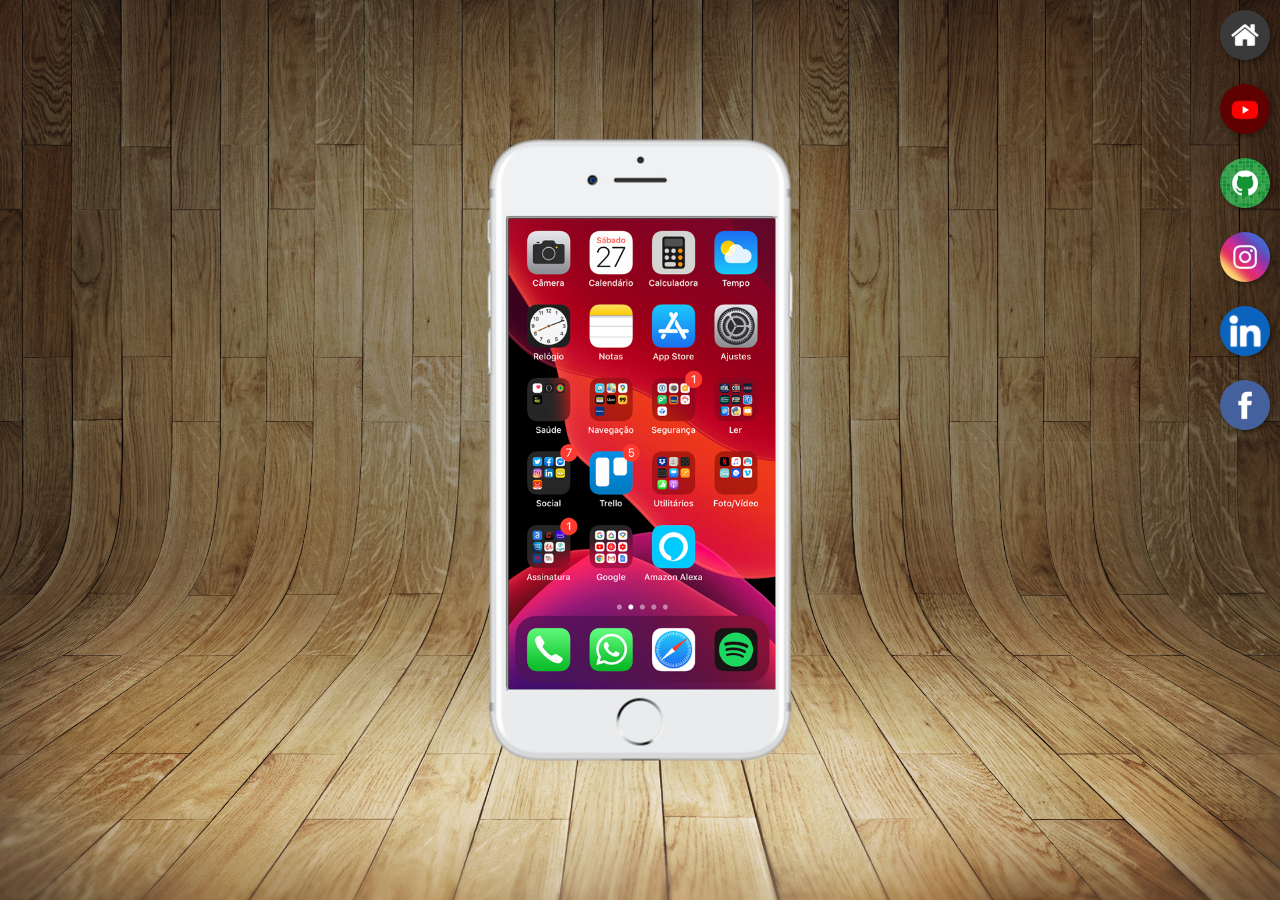
<file: index.html>
<!DOCTYPE html>
<html lang="pt-br">
<head>
    <meta charset="UTF-8">
    <meta name="viewport" content="width=device-width, initial-scale=1.0">
    <link rel="shortcut icon" href="favicon.ico">
    <link rel="stylesheet" href="estilos/style.css">
    <title>Projeto Redes Sociais</title>
</head>
<body>
    <main>
        <section id="telefone">
            <iframe src="home.html" name="tela" id="tela">
                Seu navegador não é compativel com isso.
            </iframe>
        </section>
        <section id="redes-sociais">
            <a href="home.html" target="tela"><img src="imagens/logo-home.jpg" alt="Home"></a><br>
            <a href="youtube.html" target="tela"><img src="imagens/logo-youtube.jpg" alt="Youtube"></a><br>
            <a href="github.html" target="tela"><img src="imagens/logo-github.jpg" alt="Github"></a><br>
            <a href="instagram.html" target="tela"><img src="imagens/logo-instagram.jpg" alt="Instagram"></a><br>
            <a href="linkedin.html" target="tela"><img src="imagens/logo-linkedin.png" alt="Twitter"></a><br>
            <a href="facebook.html" target="tela"><img src="imagens/logo-facebook.jpg" alt=""></a>
        </section>
   </main>
</body>
</html>
</file>
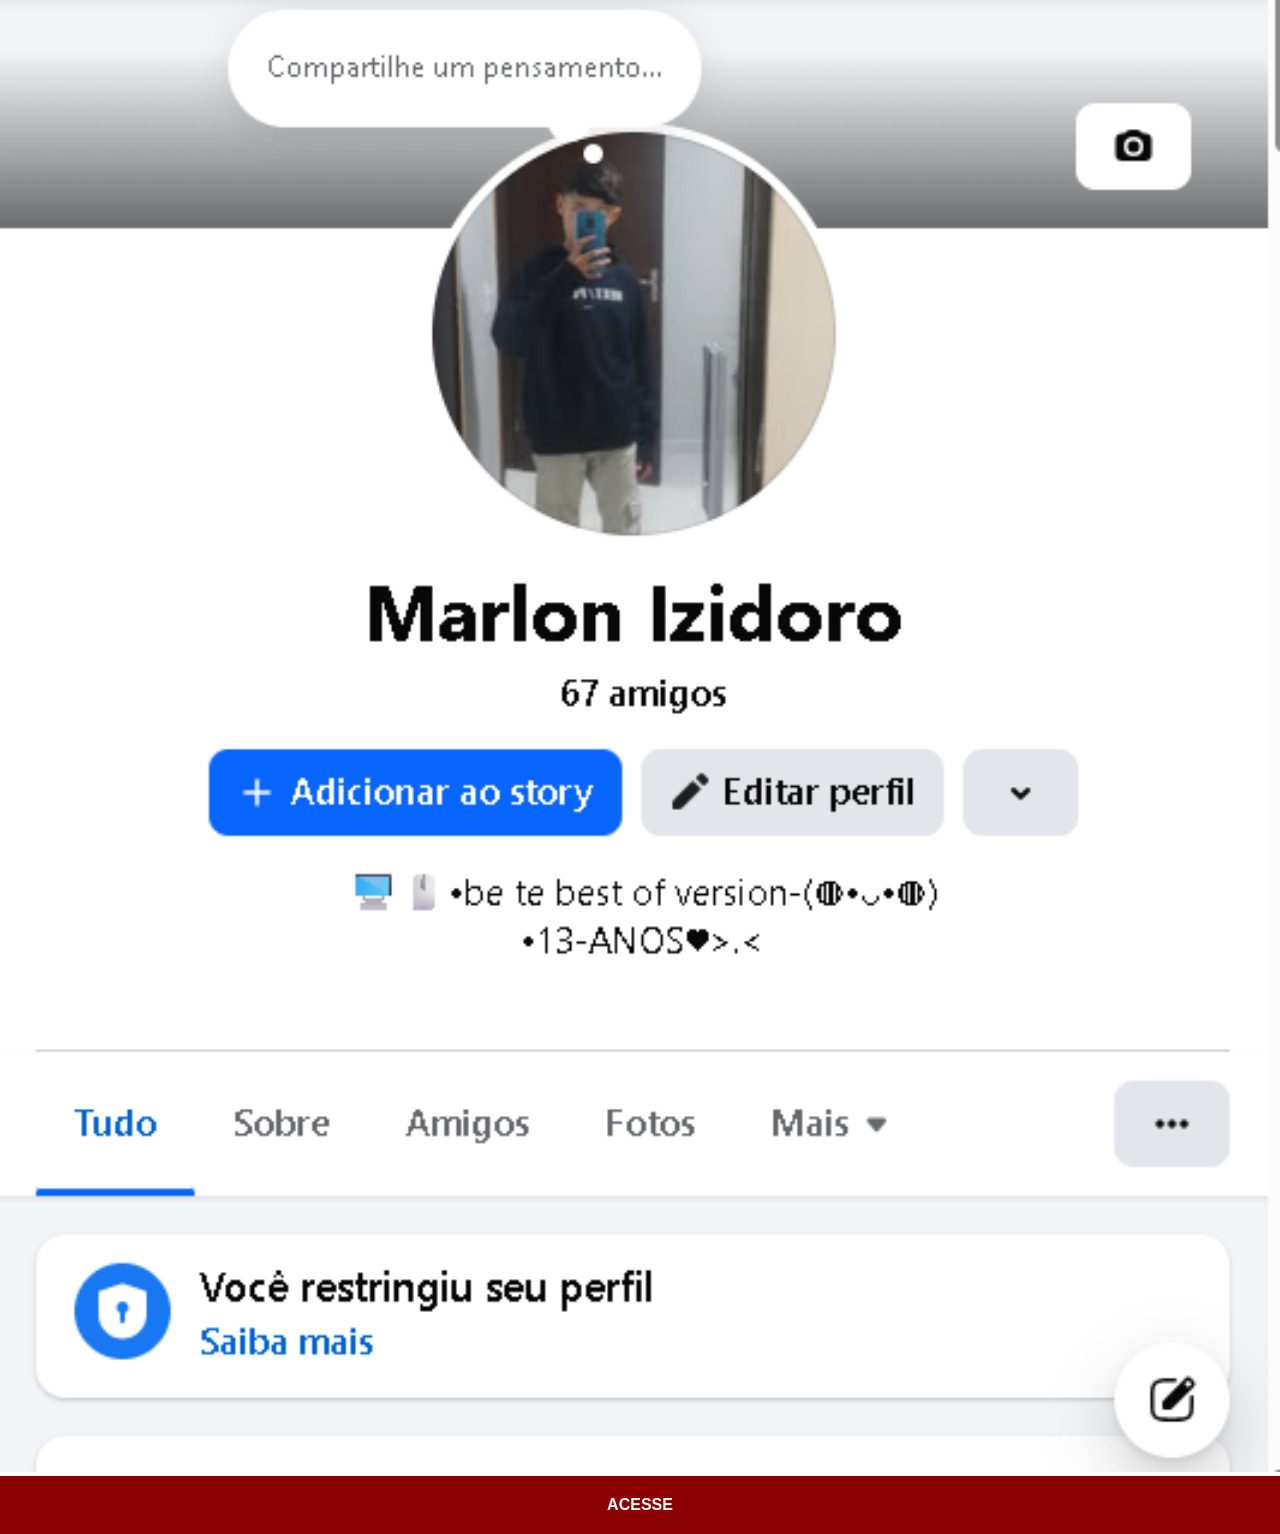
<file: facebook.html>
<!DOCTYPE html>
<html lang="pt-br">
<head>
    <meta charset="UTF-8">
    <meta name="viewport" content="width=device-width, initial-scale=1.0">
    <title>youtube</title>
    <link rel="stylesheet" href="estilos/social.css">
    <style>

    </style>
</head>
<body>
    <img src="imagens/tela-facebook2.png" alt="Youtube">
    <a href="https://www.facebook.com/marlon.izidoro.2025/" target="_blank">ACESSE</a>
</body>
</html>
</file>
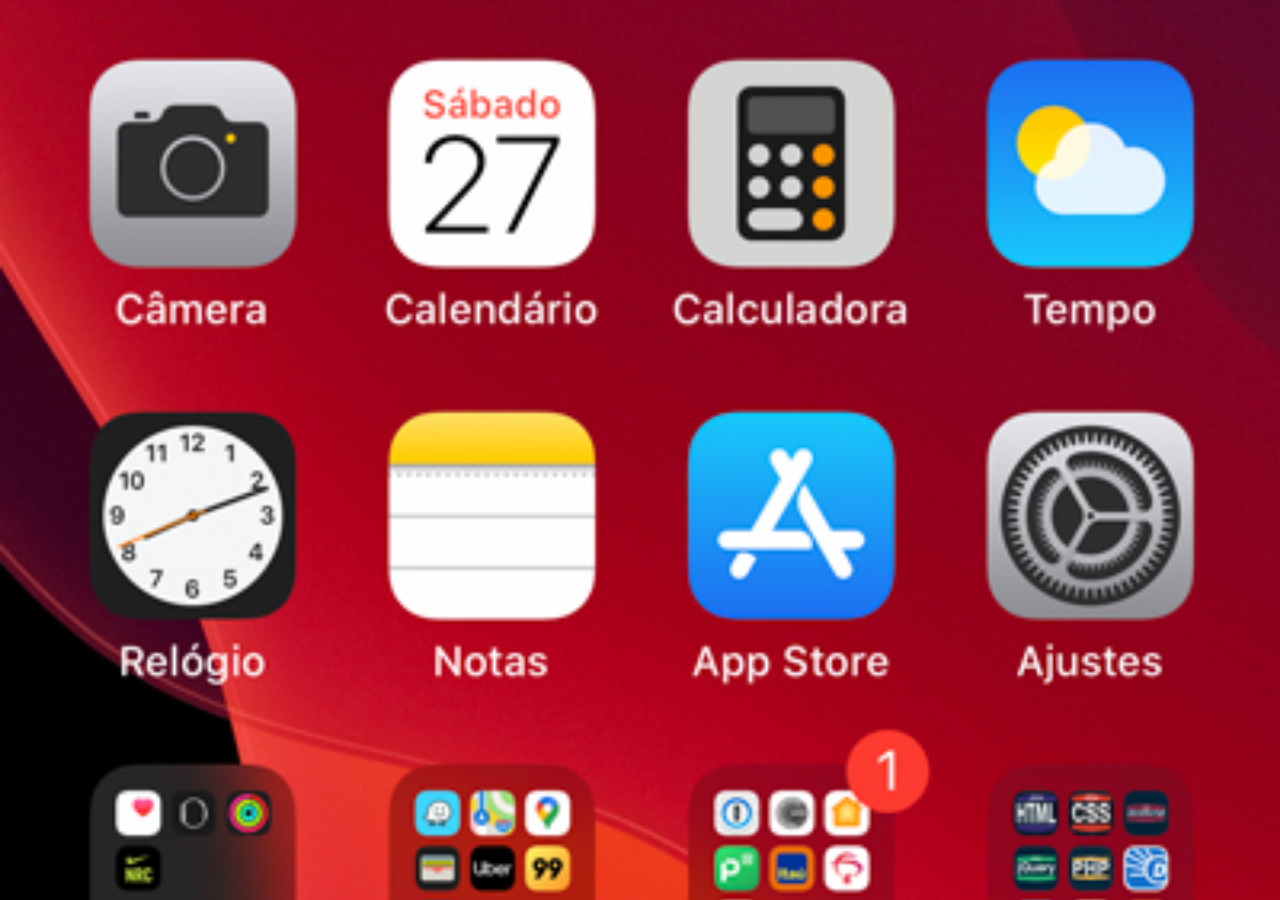
<file: home.html>
<!DOCTYPE html>
<html lang="pt-br">
<head>
    <meta charset="UTF-8">
    <meta name="viewport" content="width=device-width, initial-scale=1.0">
    <title>Home</title>
</head>
<style>
    * {
        margin: 0;
        padding: 0;
    }

    body {
        height: 100vh;
        width: 100vw;
        background: black url('imagens/tela-home.jpg') no-repeat top center;
        background-size: cover;
    }
</style>
<body>
    
</body>
</html>
</file>
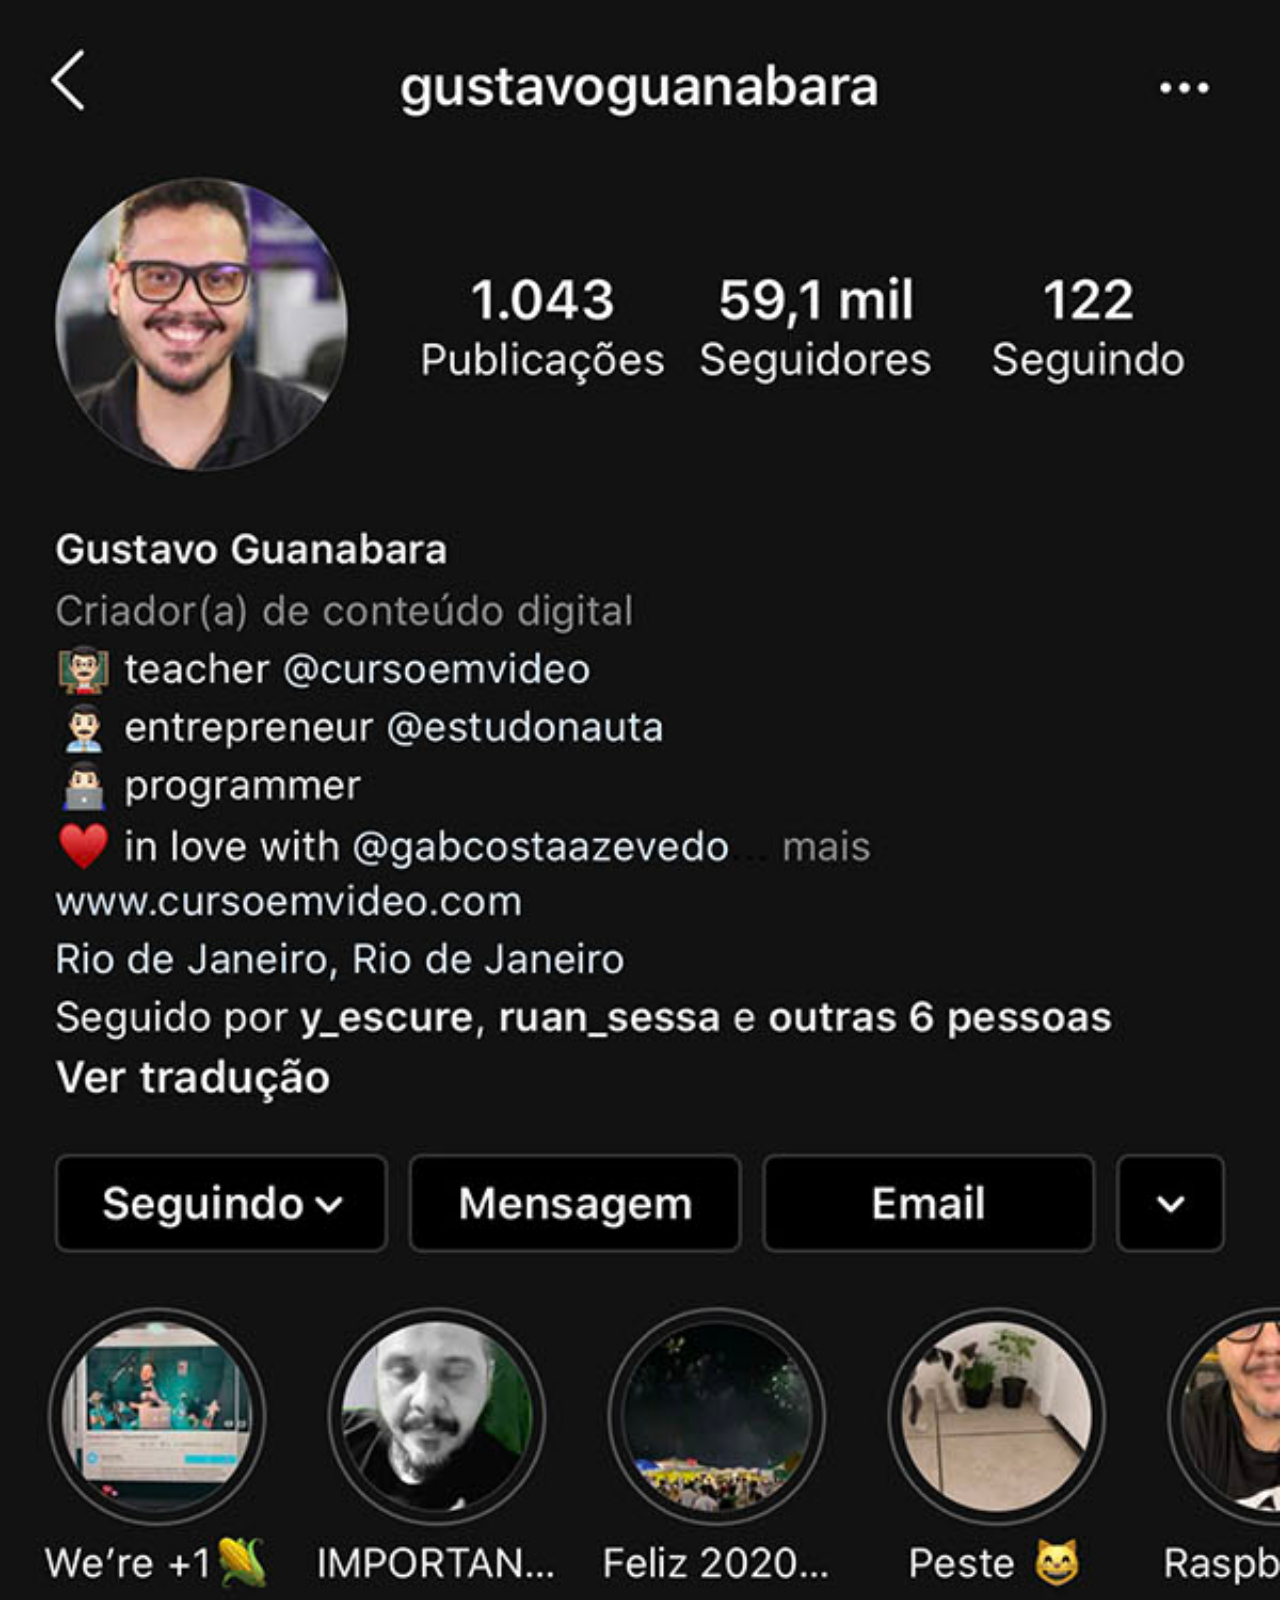
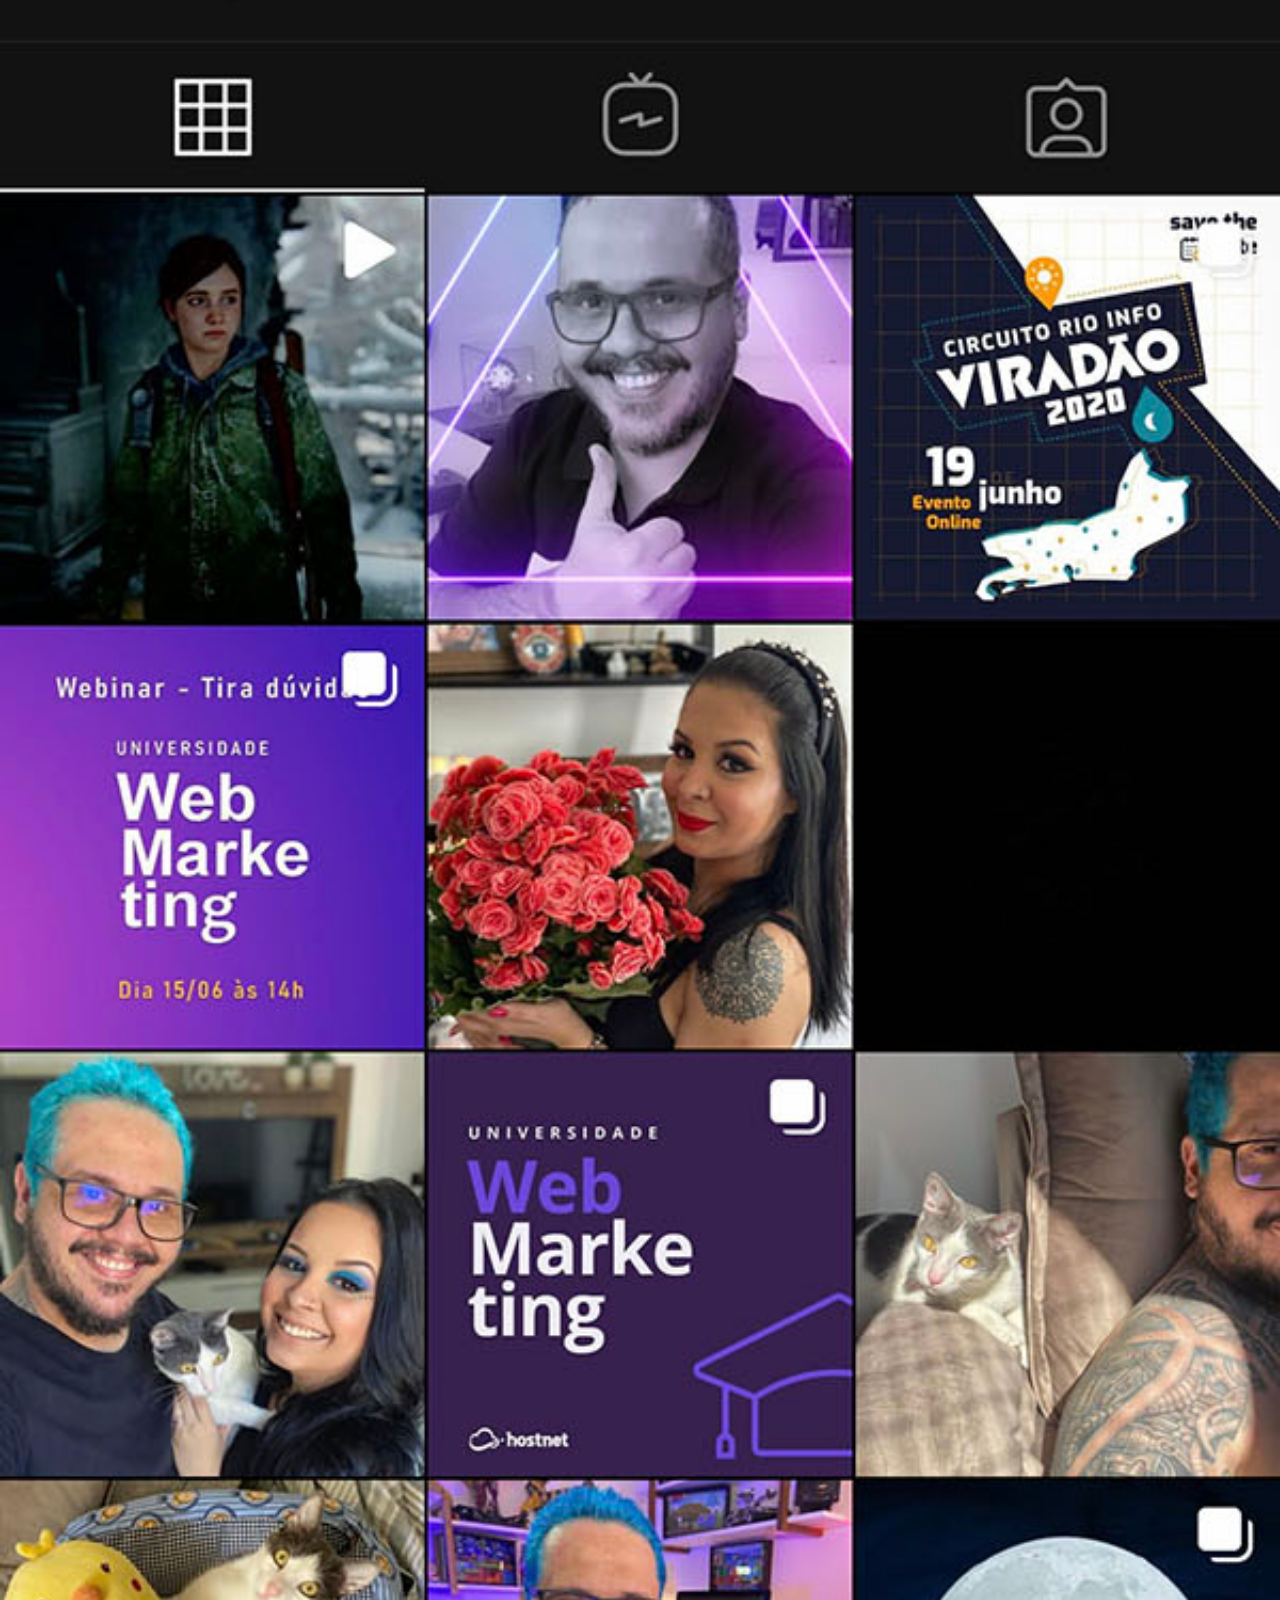
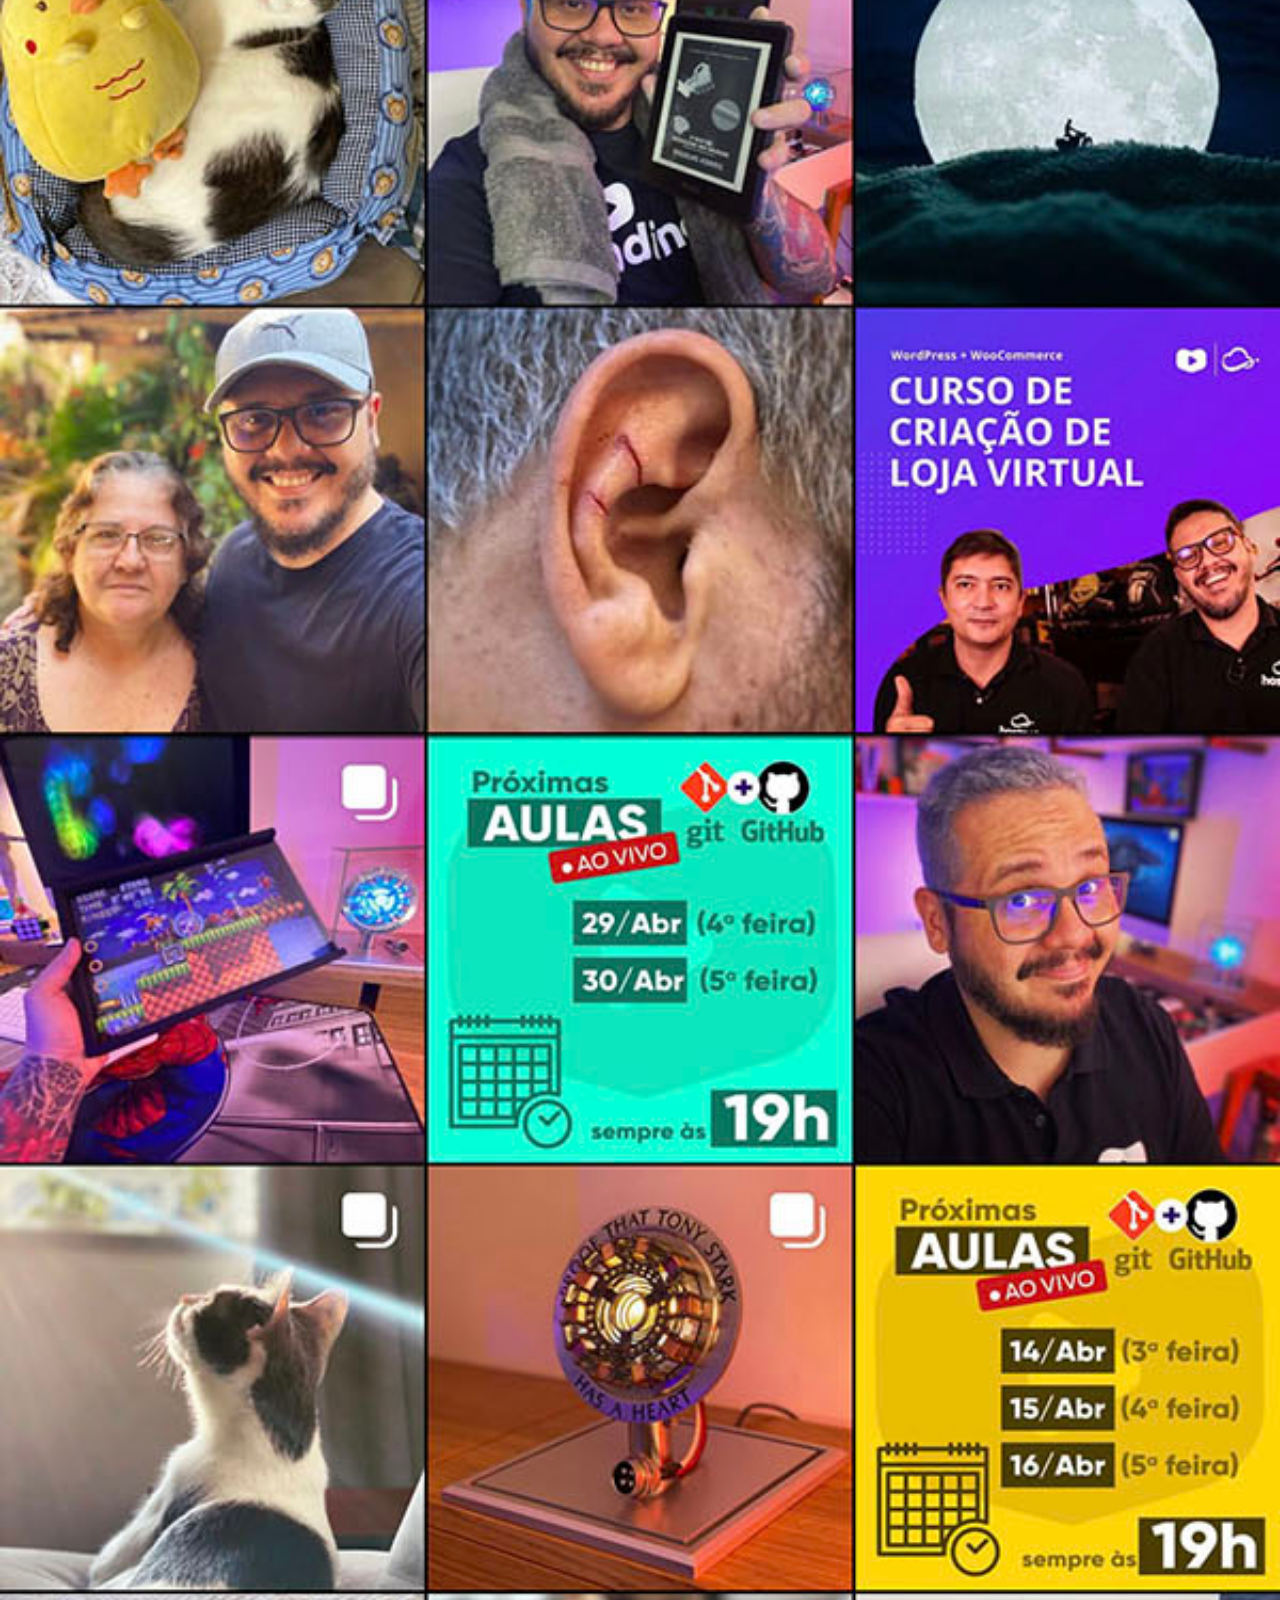
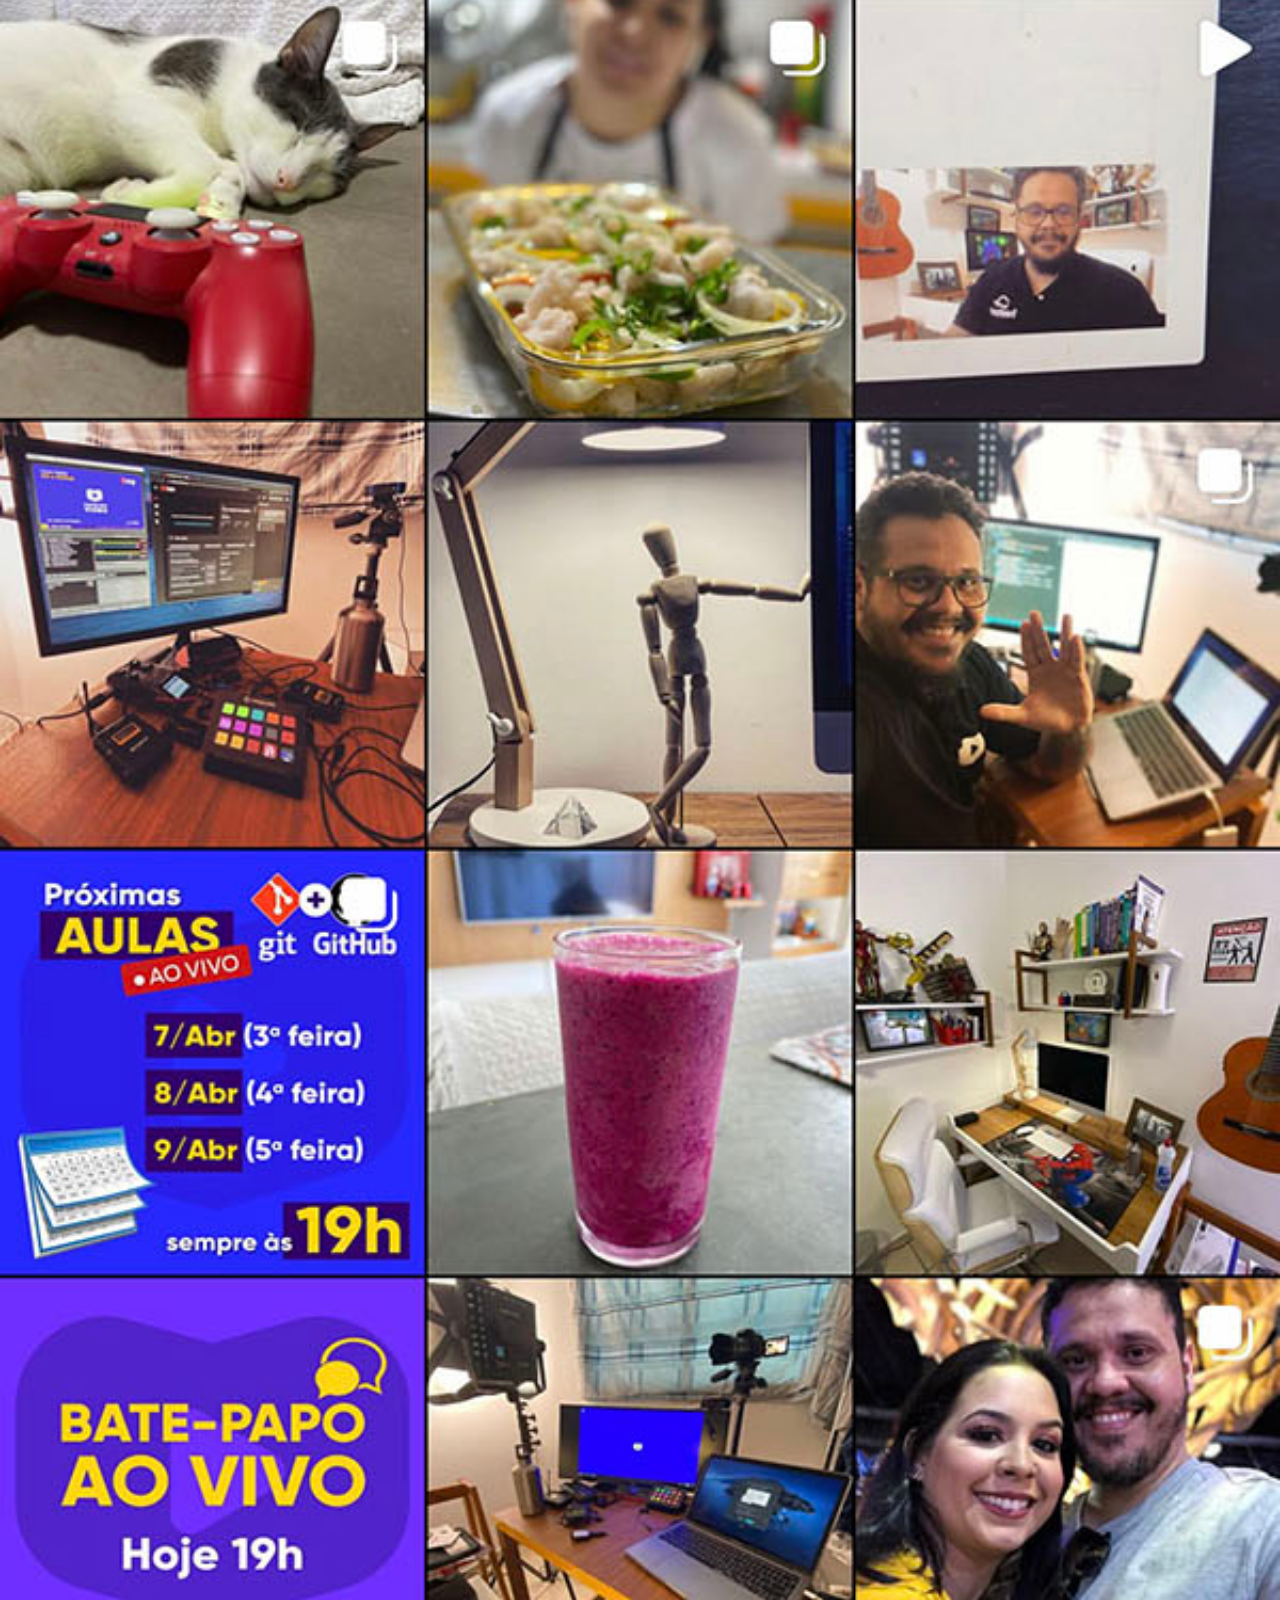
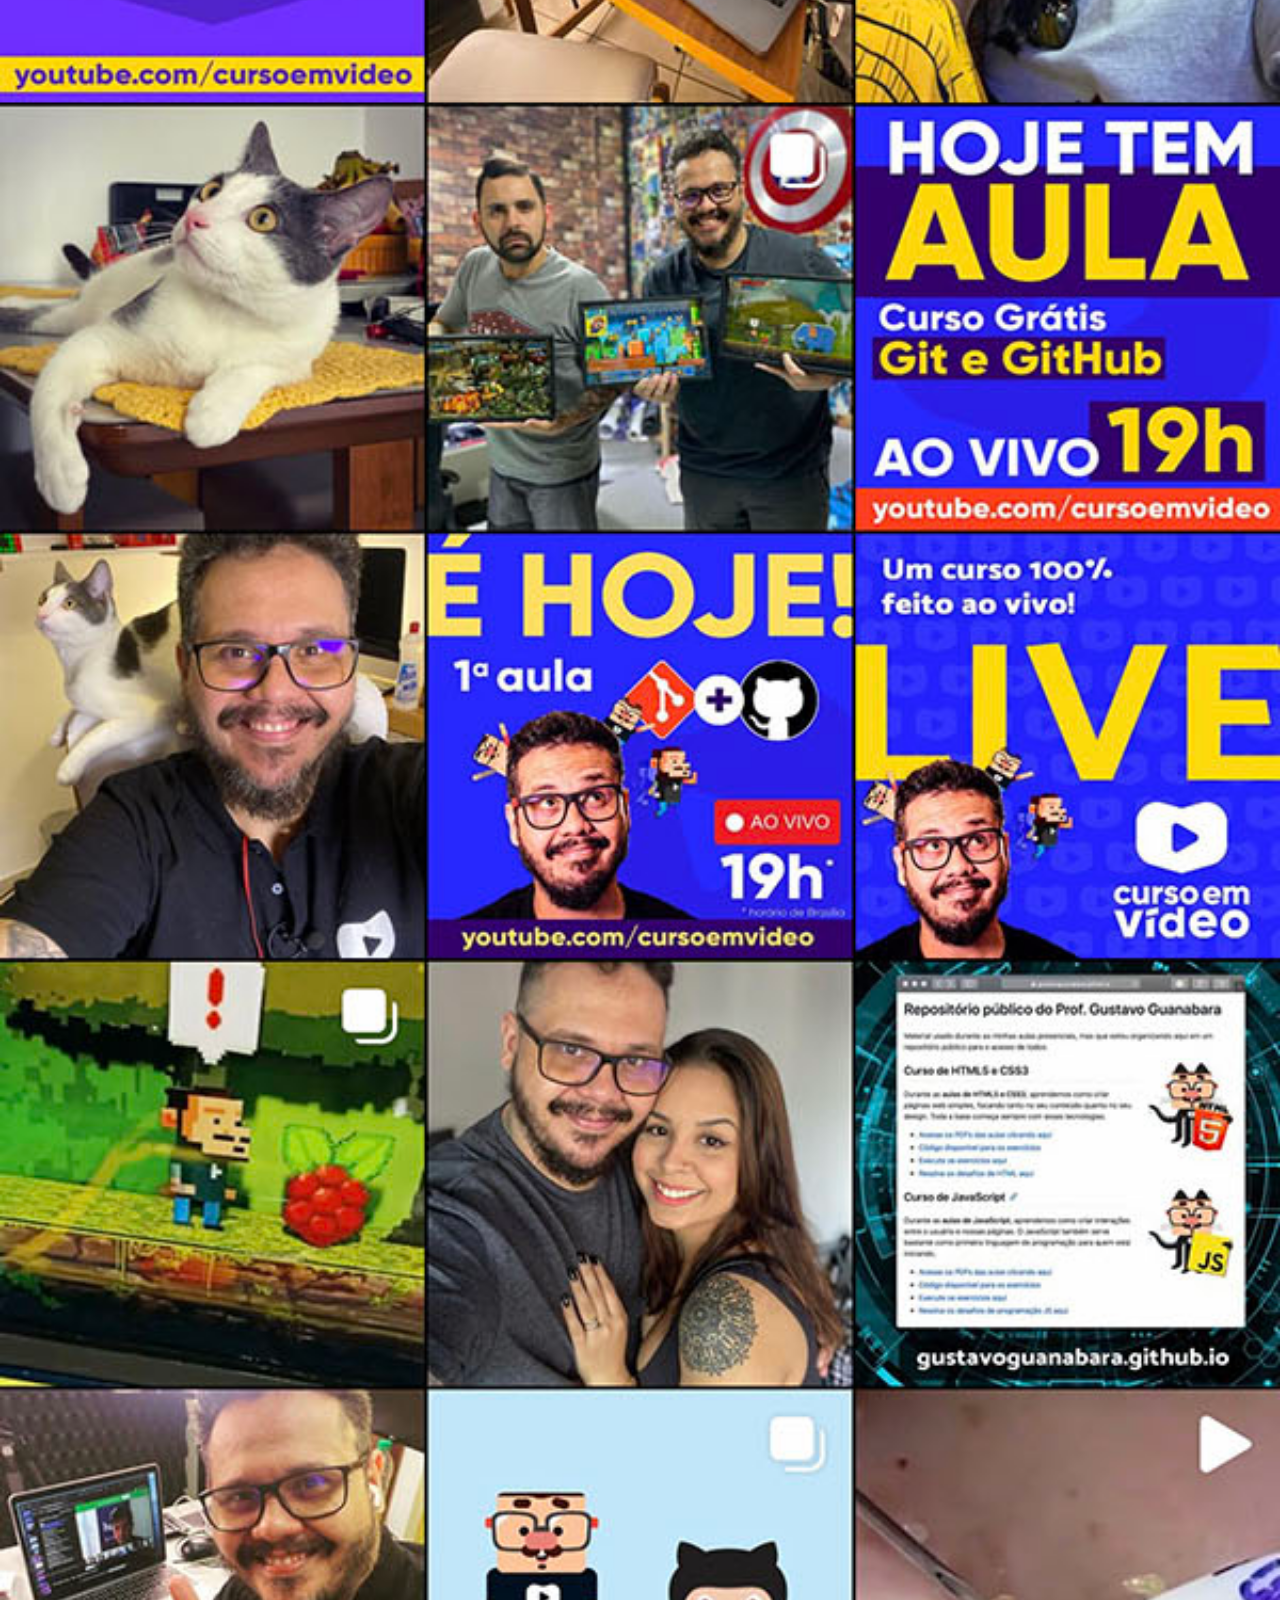
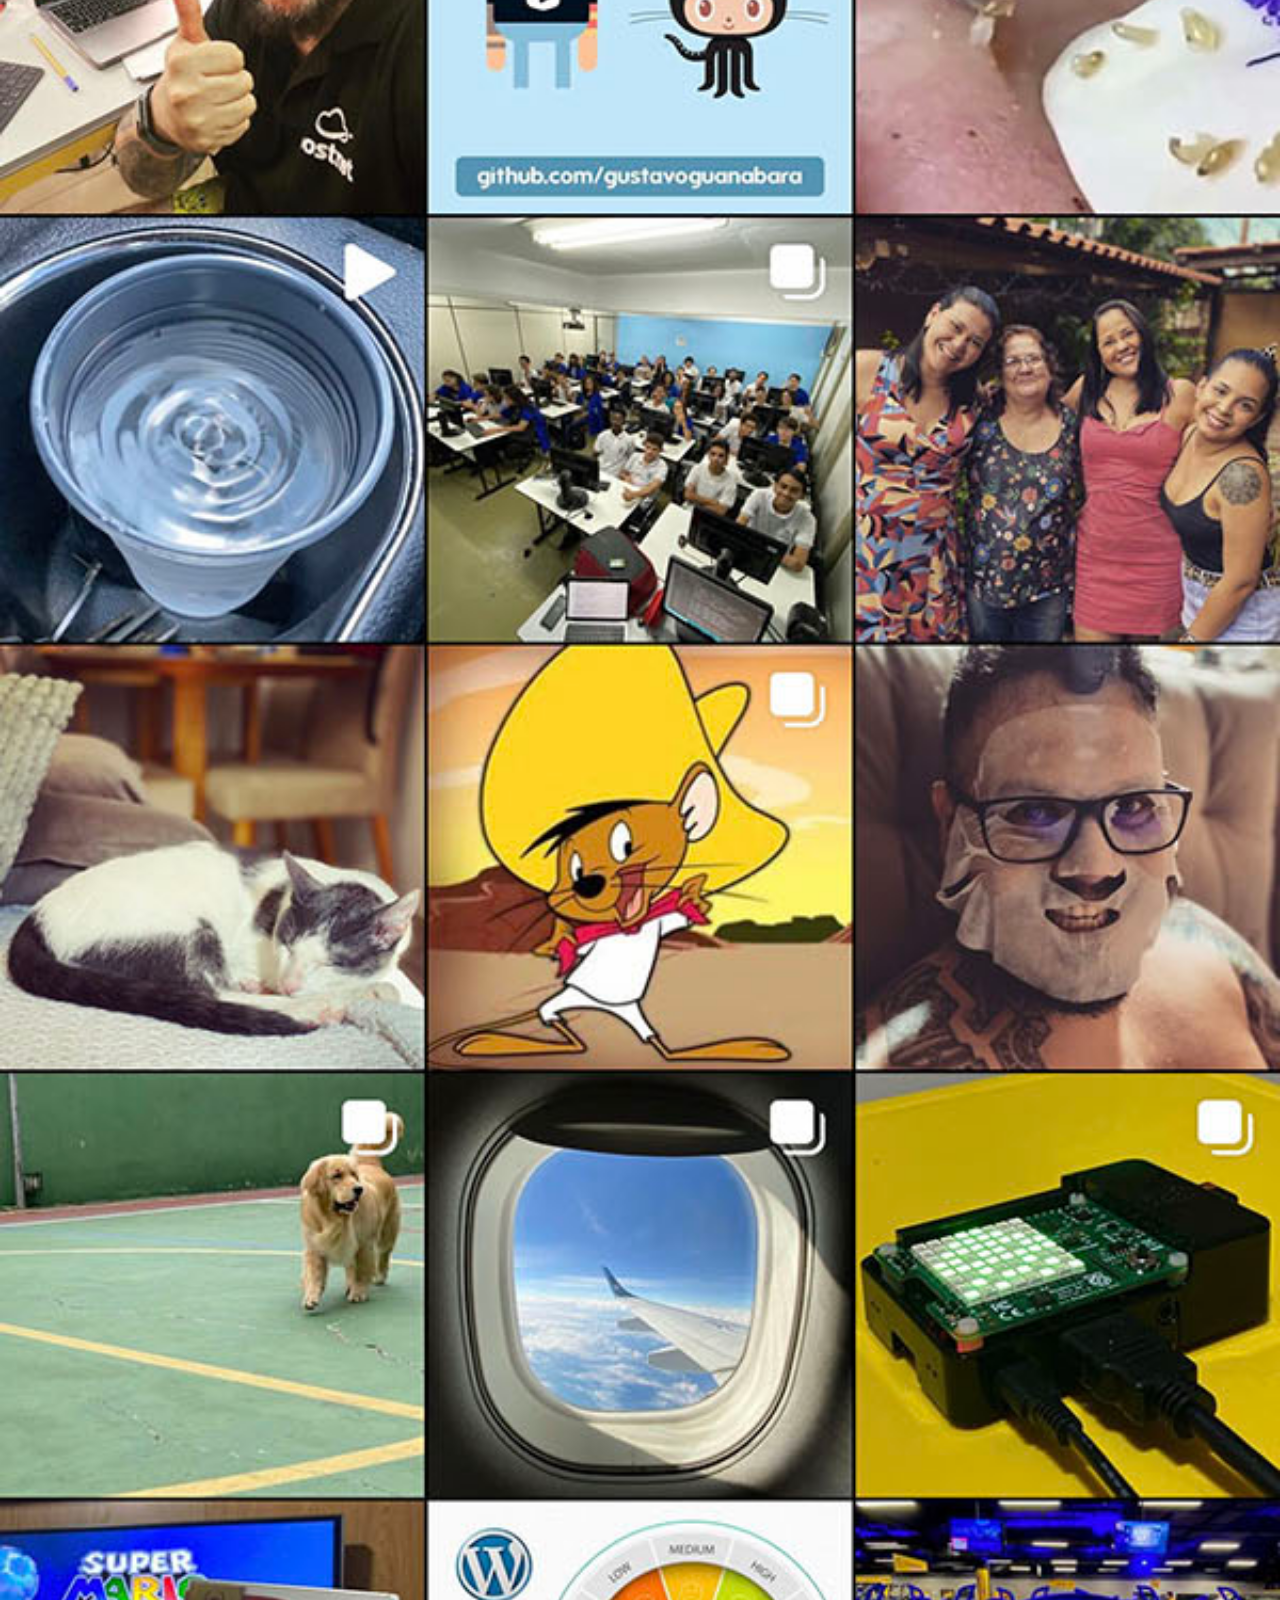
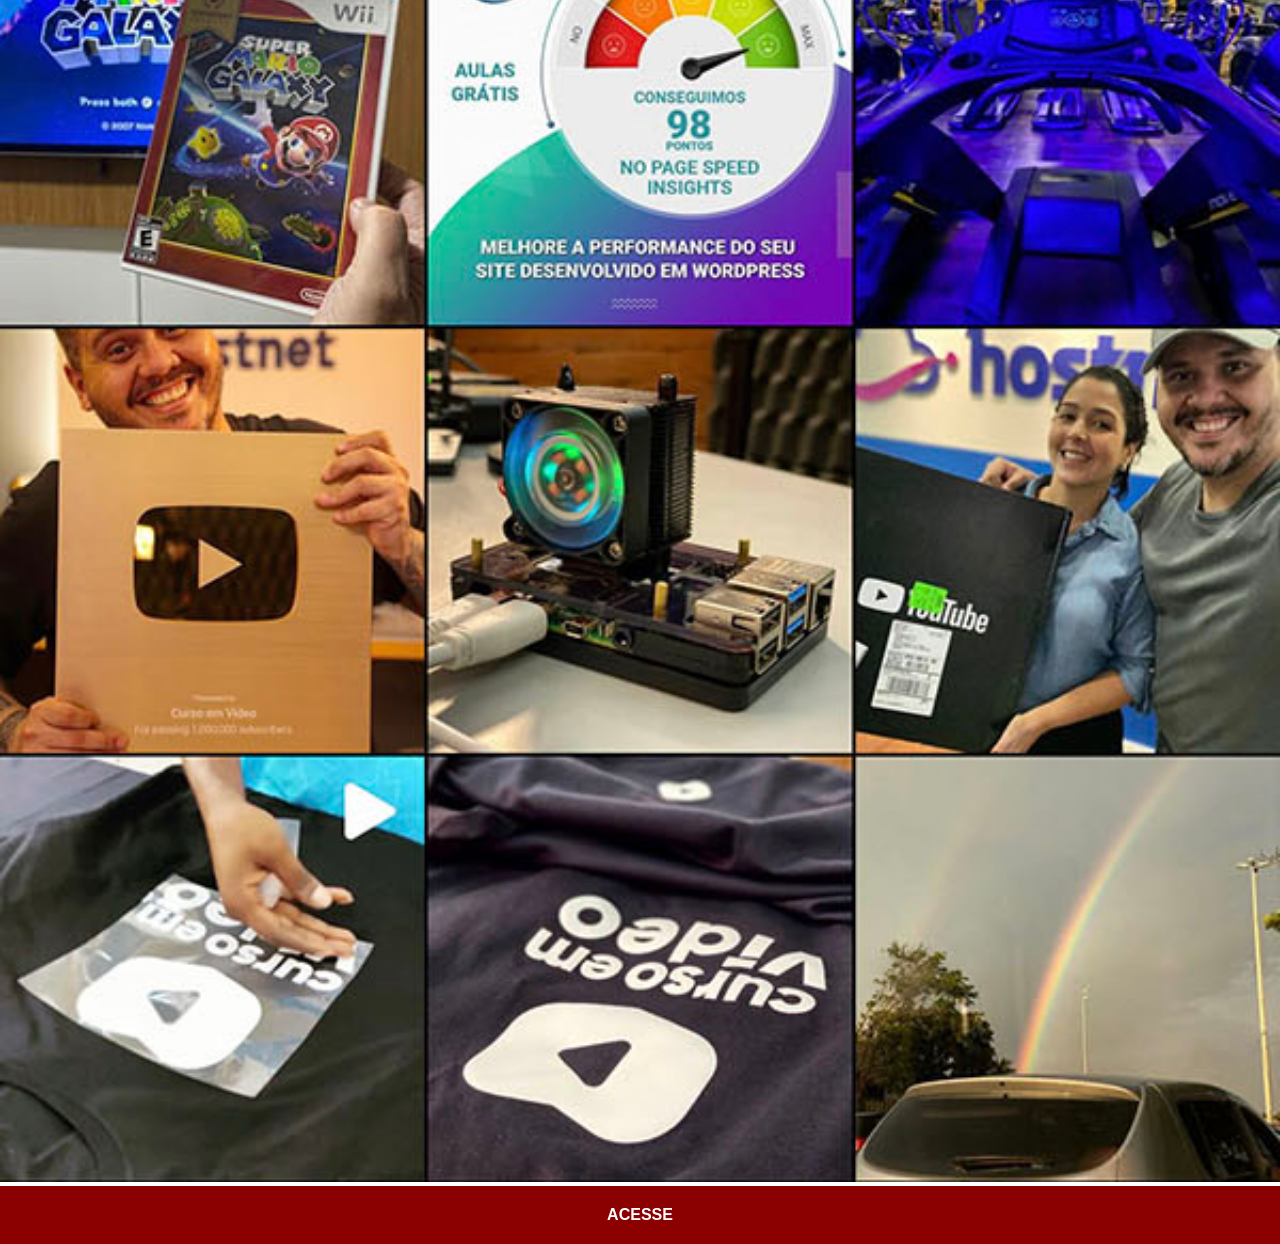
<file: instagram.html>
<!DOCTYPE html>
<html lang="pt-br">
<head>
    <meta charset="UTF-8">
    <meta name="viewport" content="width=device-width, initial-scale=1.0">
    <title>Instagram</title>
    <link rel="stylesheet" href="estilos/social.css">
</head>
<body>
    <img src="imagens/tela-instagram.jpg" alt="Instagram">
    <a href="https://www.youtube.com/@cursoemvideo" target="_blank">ACESSE</a>
</body>
</html>
</file>
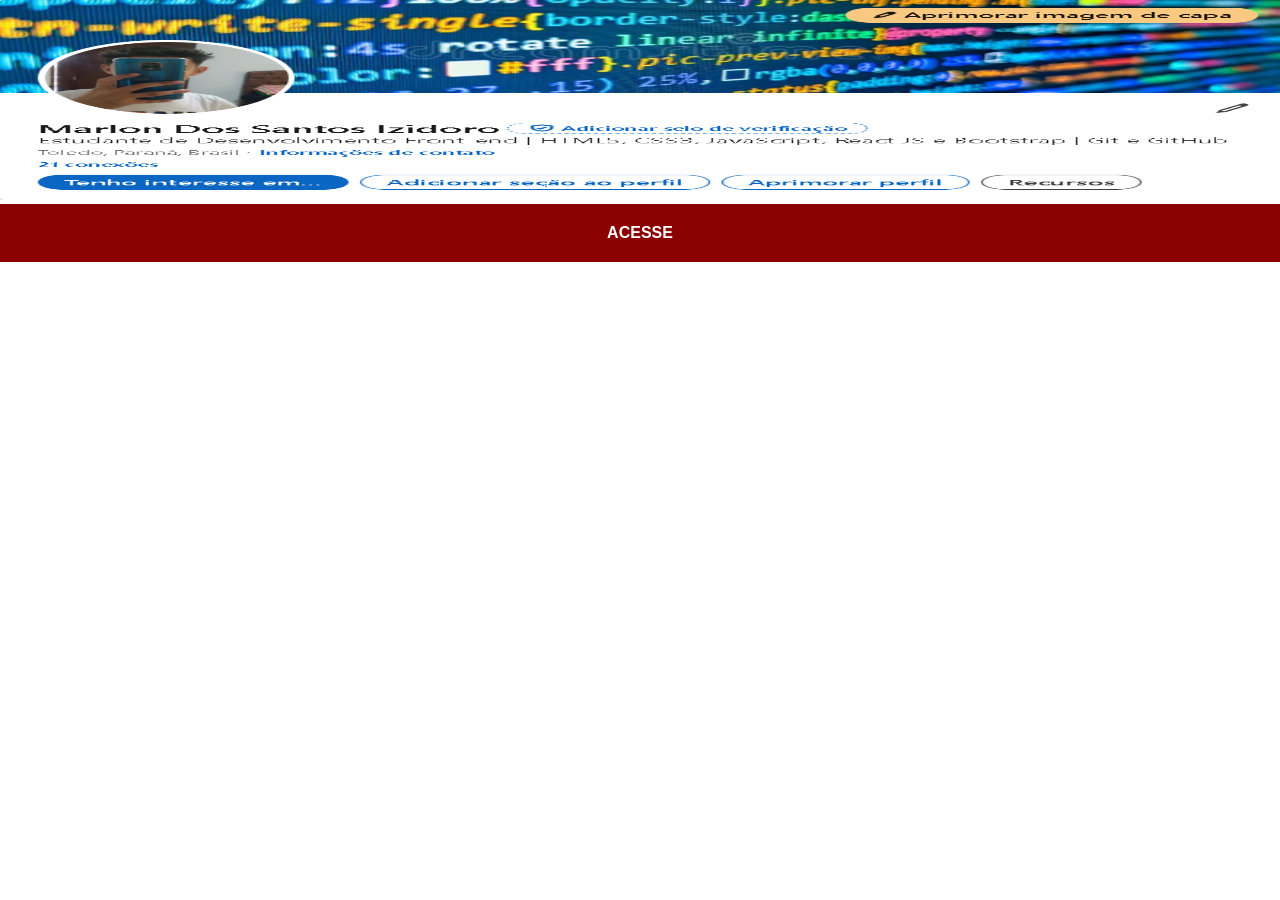
<file: linkedin.html>
<!DOCTYPE html>
<html lang="pt-br">
<head>
    <meta charset="UTF-8">
    <meta name="viewport" content="width=device-width, initial-scale=1.0">
    <title>Twiter</title>
    <link rel="stylesheet" href="estilos/social.css">
</head>
<body>
    <img src="imagens/tela-linkedin.png" alt="Linkedin" height="200px">
    <a href="https://www.youtube.com/@cursoemvideo" target="_blank">ACESSE</a>
</body>
</html>
</file>
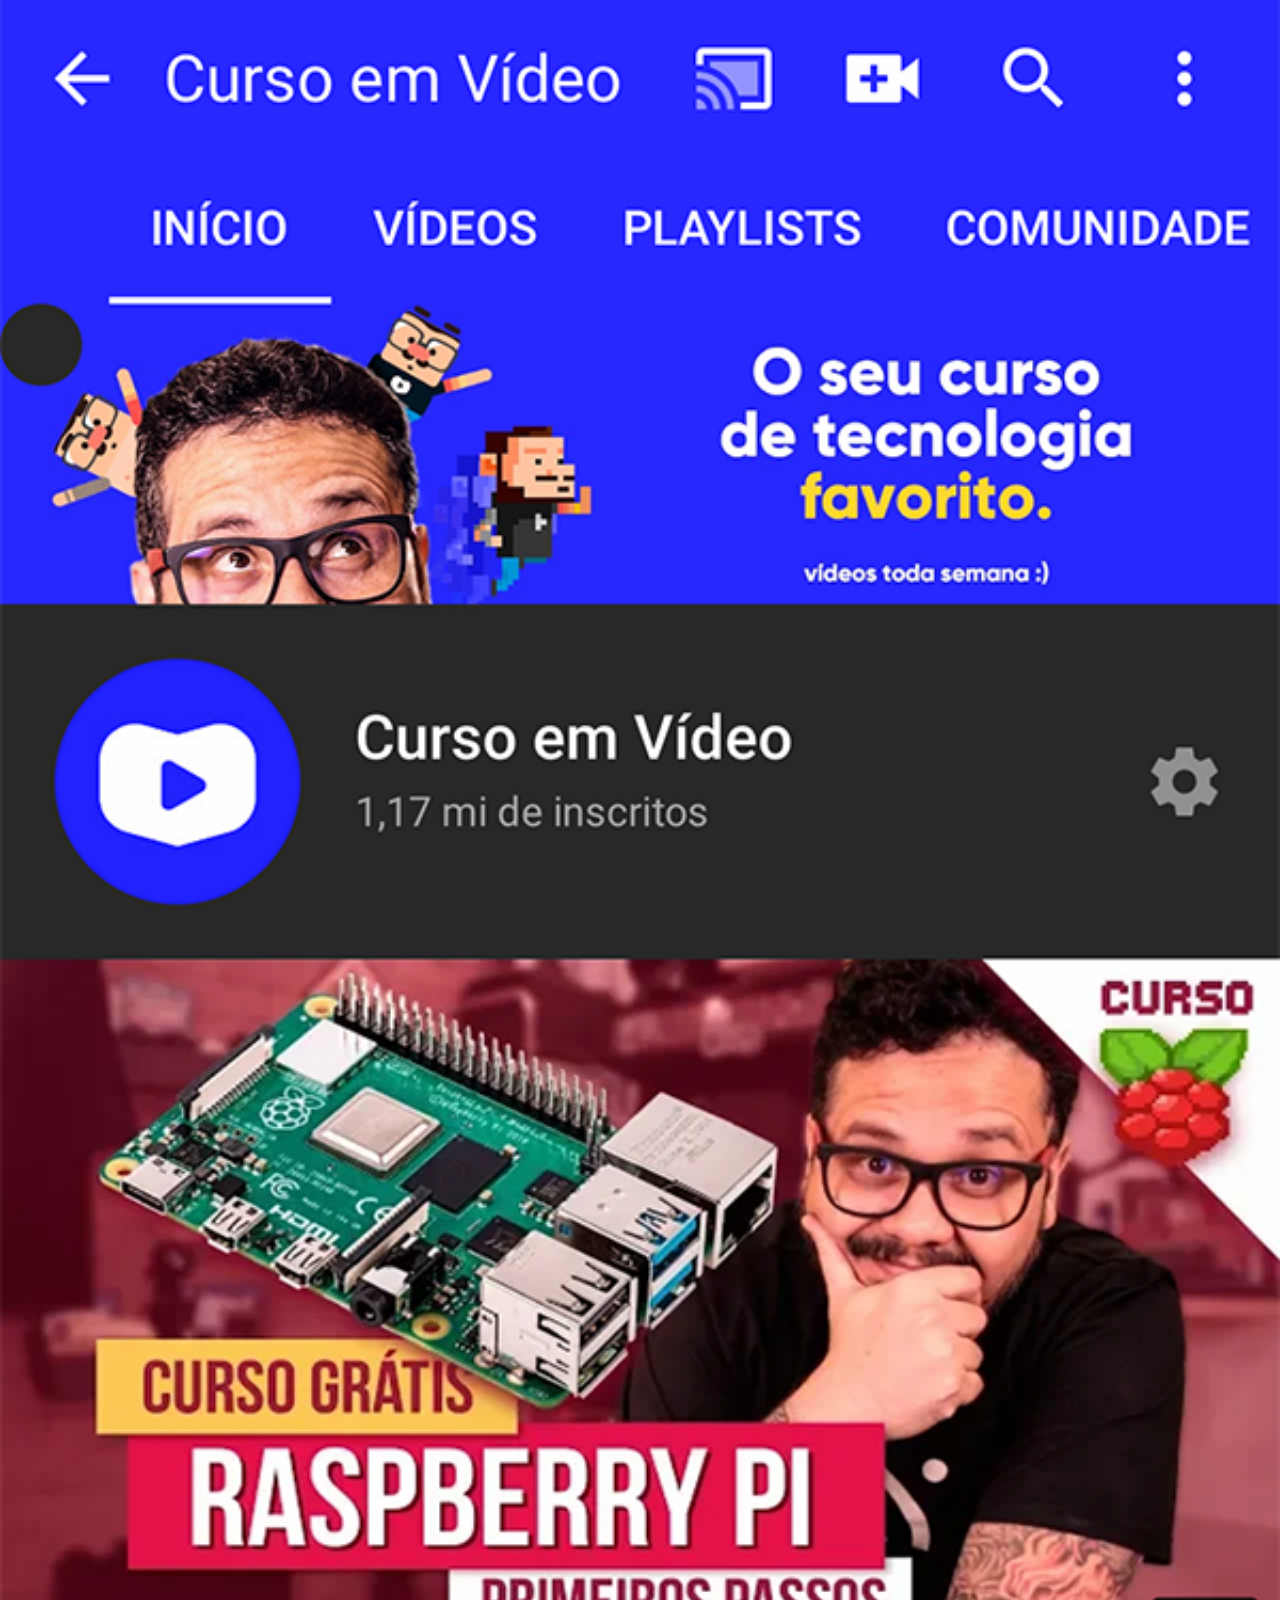
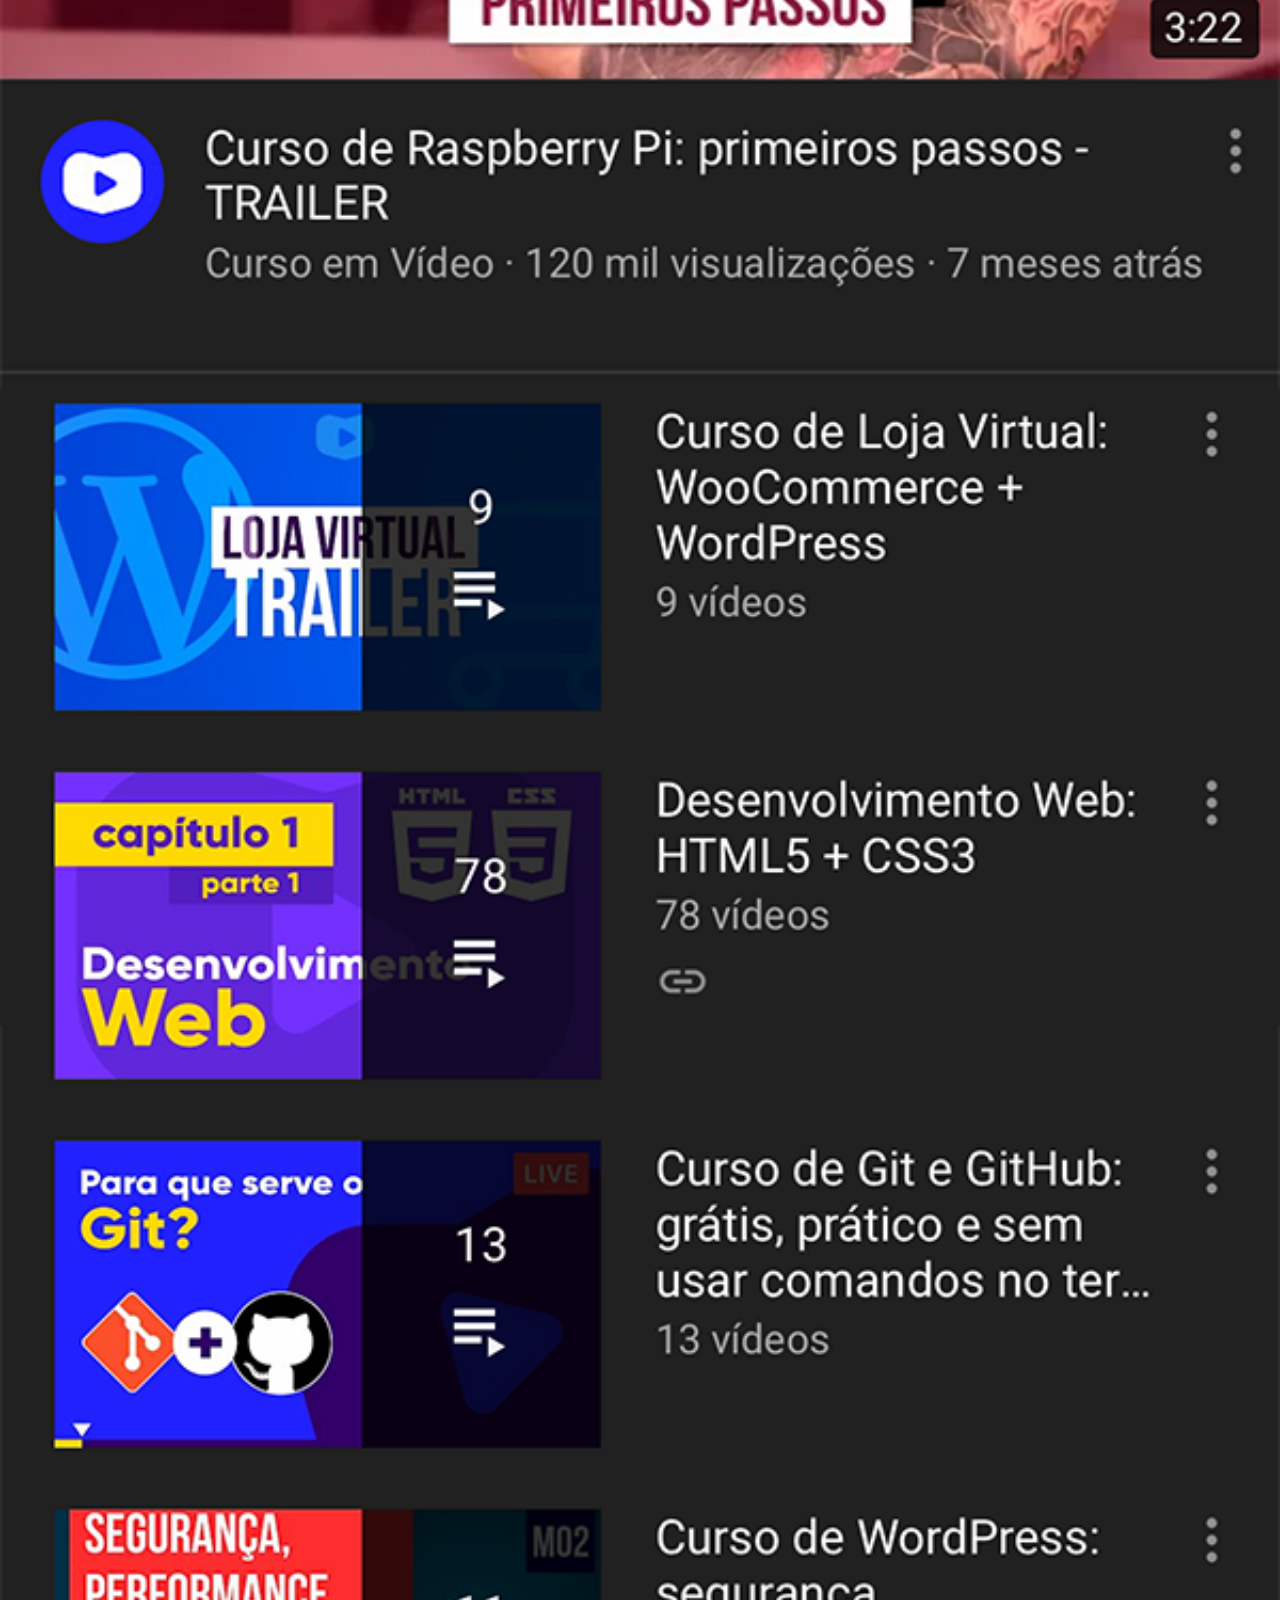
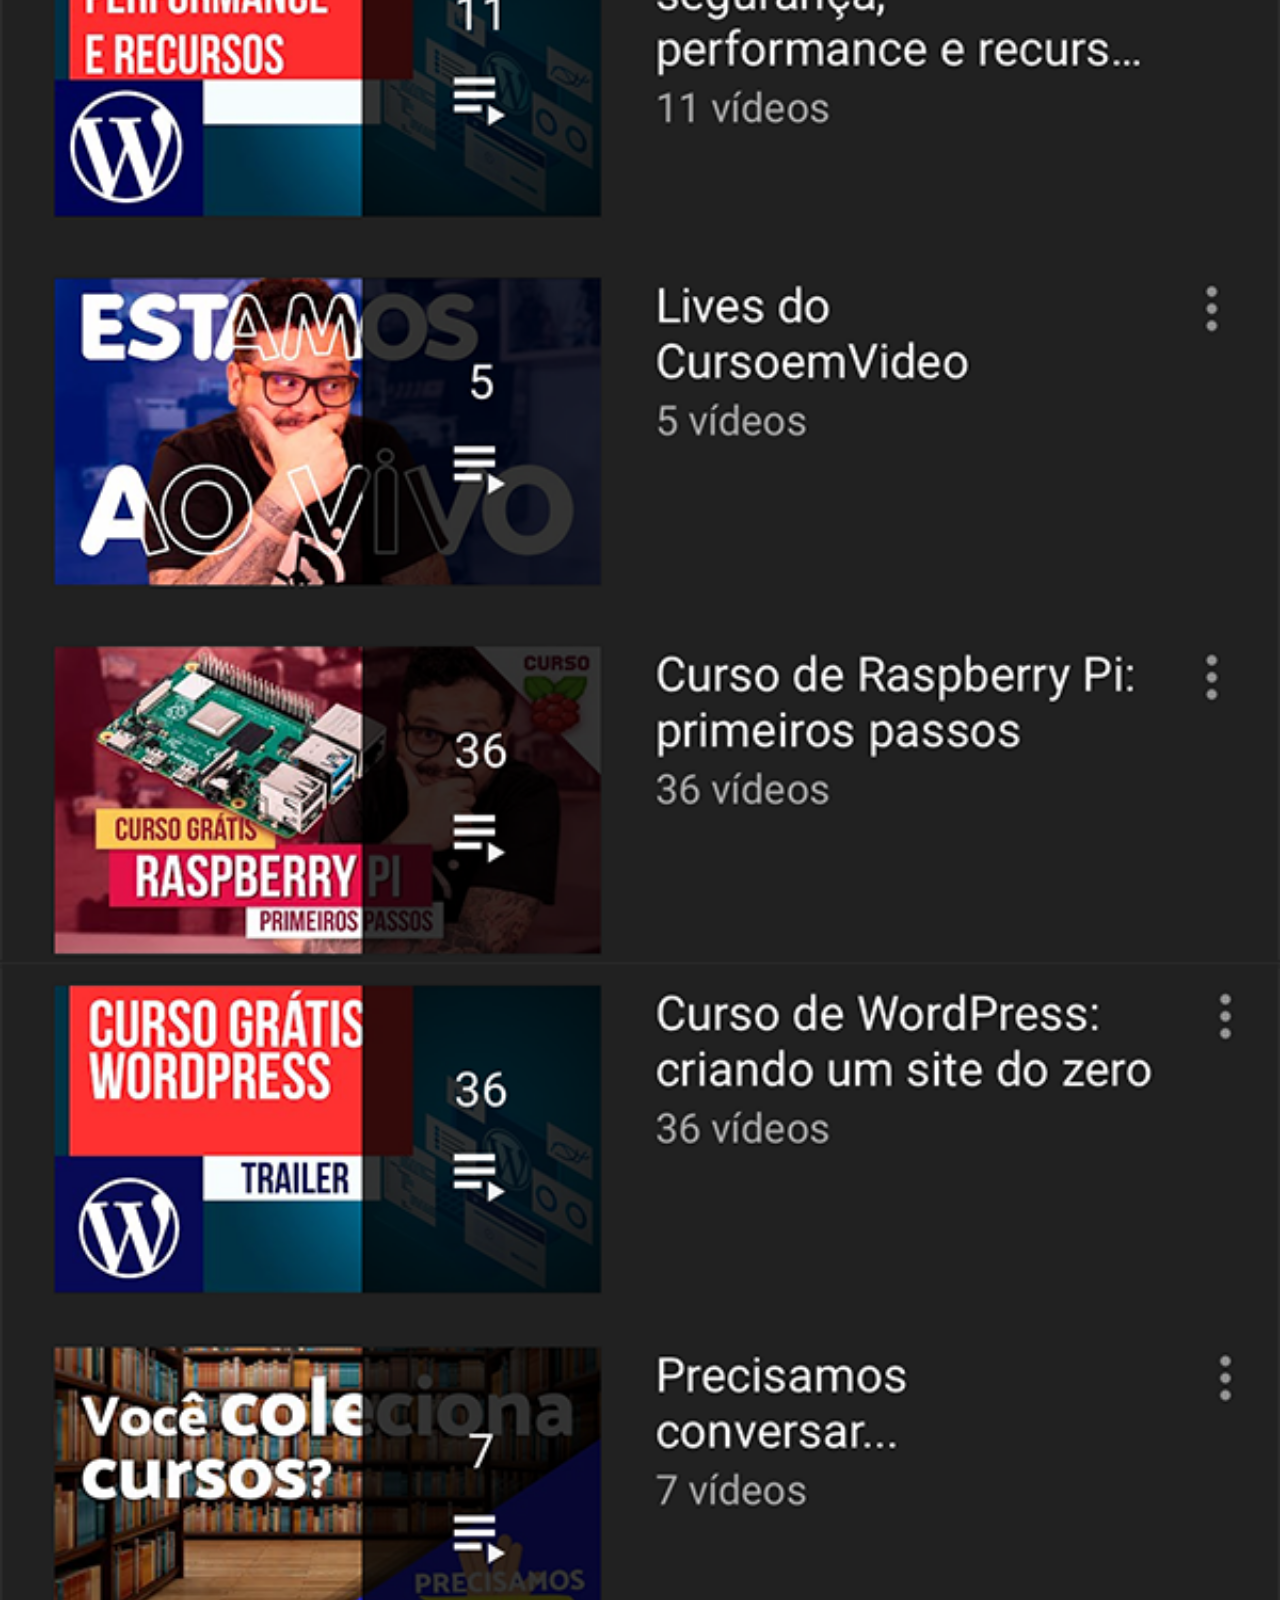
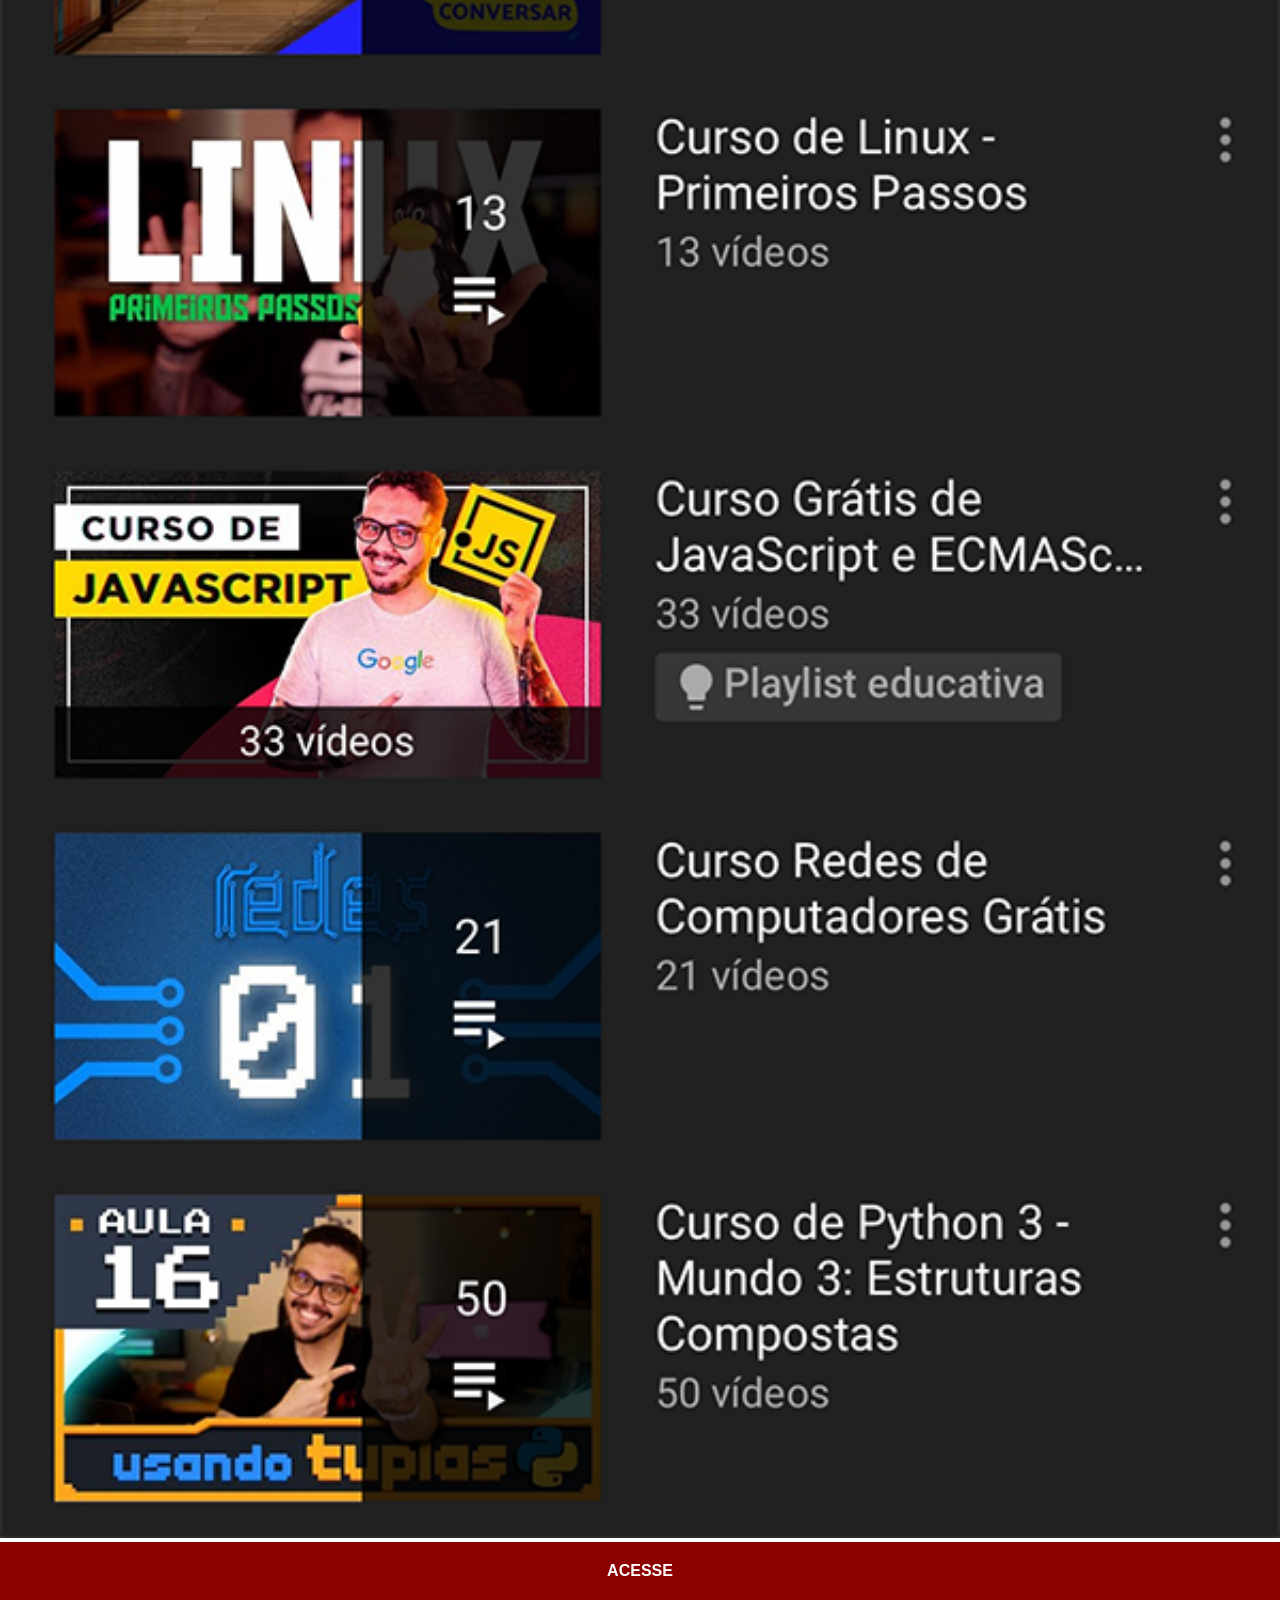
<file: youtube.html>
<!DOCTYPE html>
<html lang="pt-br">
<head>
    <meta charset="UTF-8">
    <meta name="viewport" content="width=device-width, initial-scale=1.0">
    <title>youtube</title>
    <link rel="stylesheet" href="estilos/social.css">
    <style>

    </style>
</head>
<body>
    <img src="imagens/tela-youtube.png" alt="Youtube">
    <a href="https://www.youtube.com/@cursoemvideo" target="_blank">ACESSE</a>
</body>
</html>
</file>
<file: estilos/style.css>
@charset "UTF-8";

* {
    margin: 0px;
    padding: 0px;
    font-family: Arial, Helvetica, sans-serif;
}

html, body {
    height: 100vh;
    width: 100vw;
}

body {
    background: url('../imagens/fundo-madeira.jpg') no-repeat top center;
    background-size: cover;
    background-attachment: fixed;
}


main {
    height: 100vh;
    position: relative;
}

section#telefone {
    position: absolute;
    top: 50%;
    left: 50%;
    transform: translate(-50%, -50%);
    height: 627px;
    width: 311px;
    background: url('../imagens/frame-iphone.png')
    no-repeat;
}

iframe#tela {
    position: relative;
    top: 80px;
    left: 22px;
    width: 267px;
    height: 471px;
}

section#redes-sociais {
    text-align: right;
}

section#redes-sociais > a > img {
    width: 50px;
    margin: 10px;
    border-radius: 50%;
    box-shadow: 2px 2px 5px rgba(0, 0, 0, 0.400);
    box-sizing: border-box;
}

section#redes-sociais img:hover {
    border: 2px solid white;
    transform: translate(-3px, -3px);
    box-shadow: 5px 5px 10px rgba(0, 0, 0, 0.623);
    transition: transform .3s;
}
</file>
<file: estilos/social.css>
@charset "UTF-8";

* {
            margin: 0px;
            padding: 0px;
            font-family: Arial, Helvetica, sans-serif;
        }

        ::-webkit-scrollbar {
            width: 0px;
            height: 0px;
        }

        img {
            width: 100vw;

        }

        a {
            display: block;
            background-color: darkred;
            color: white;
            padding: 20px;
            font-weight: bolder;
            text-align: center;
            text-decoration: none;
        }

        a:hover {
            background-color: red;
        }
</file>
